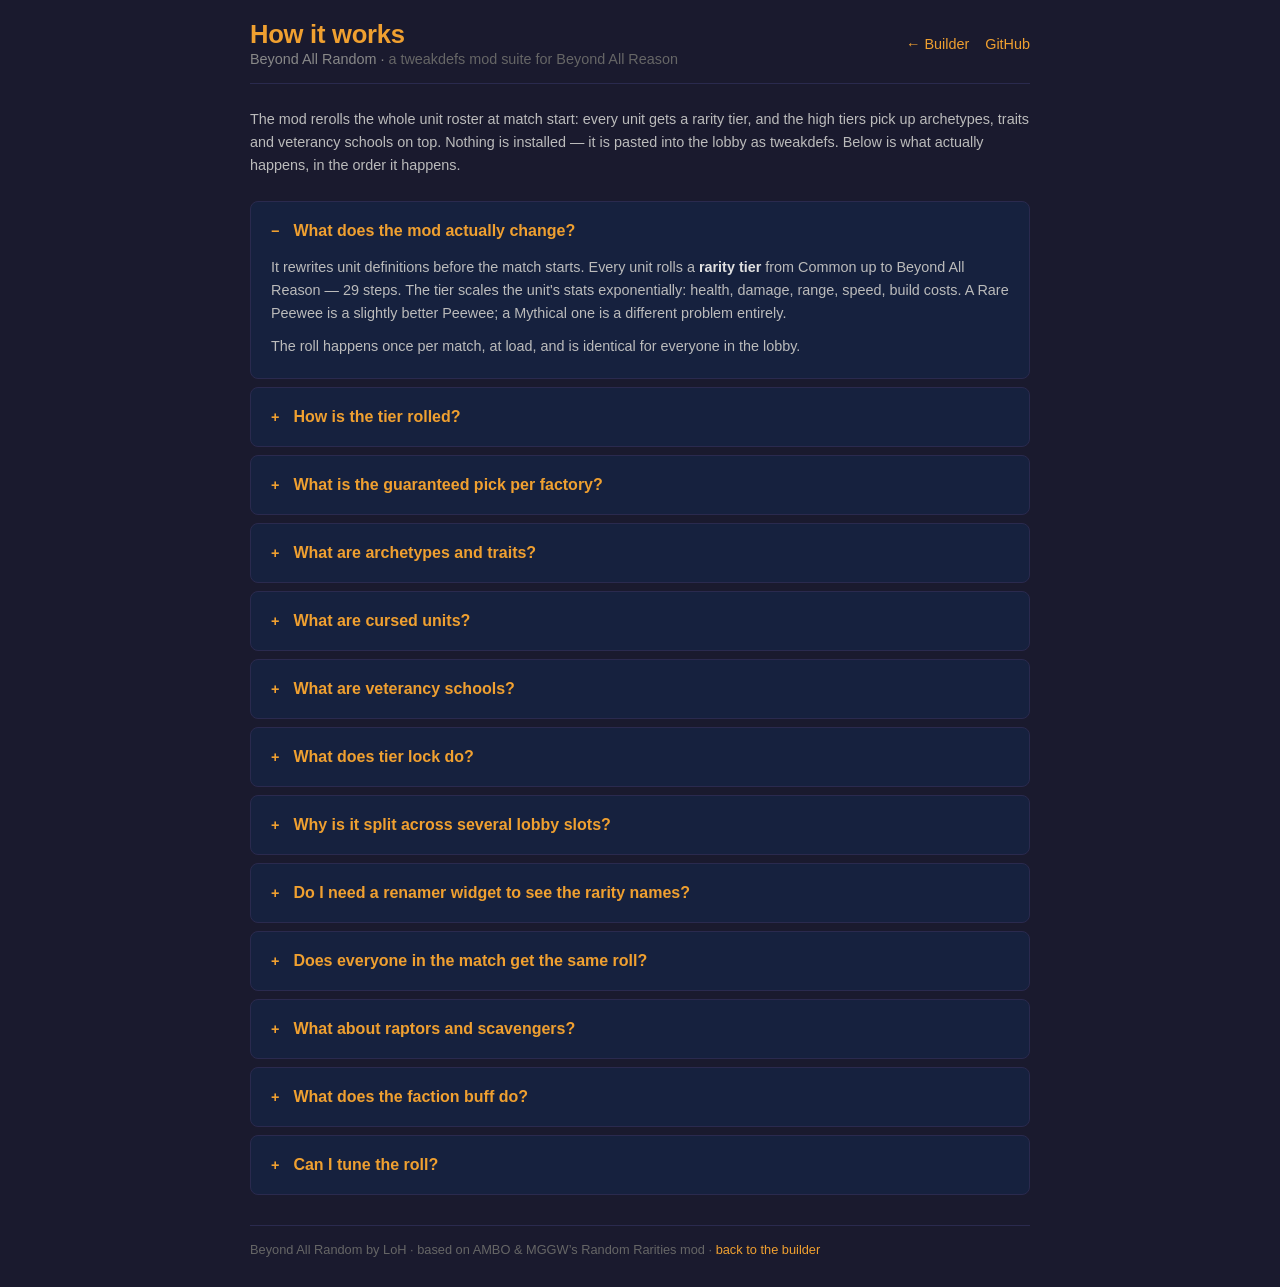
<file: docs/how-it-works.html>
<!DOCTYPE html>
<html lang="en">
<head>
<meta charset="utf-8">
<meta name="viewport" content="width=device-width, initial-scale=1">
<title>Beyond All Random — how it works</title>
<link rel="stylesheet" href="css/tokens.css">
<link rel="stylesheet" href="css/app.css">
</head>
<body>
<div class="wrap narrow">

  <header class="topbar">
    <div>
      <div class="title-row">
        <h1>How it works</h1>
      </div>
      <div class="tagline">
        Beyond All Random &middot;
        <span class="credit">a tweakdefs mod suite for Beyond All Reason</span>
      </div>
    </div>
    <nav class="topnav">
      <a href="index.html">&larr; Builder</a>
      <a href="https://github.com/bazilio91/beyond-all-random" target="_blank" rel="noopener">GitHub</a>
    </nav>
  </header>

  <p class="lede">
    The mod rerolls the whole unit roster at match start: every unit gets a rarity tier, and the
    high tiers pick up archetypes, traits and veterancy schools on top. Nothing is installed —
    it is pasted into the lobby as tweakdefs. Below is what actually happens, in the order it
    happens.
  </p>

  <div class="faq">

    <details class="q" open>
      <summary>What does the mod actually change?</summary>
      <div class="a">
        <p>It rewrites unit definitions before the match starts. Every unit rolls a <strong>rarity
        tier</strong> from Common up to Beyond All Reason — 29 steps. The tier scales the unit's
        stats exponentially: health, damage, range, speed, build costs. A Rare Peewee is a slightly
        better Peewee; a Mythical one is a different problem entirely.</p>
        <p>The roll happens once per match, at load, and is identical for everyone in the lobby.</p>
      </div>
    </details>

    <details class="q">
      <summary>How is the tier rolled?</summary>
      <div class="a">
        <p>Every unit starts at Common and keeps escalating one tier at a time while a coin flip
        keeps coming up heads. That coin is the <strong>rarity chance</strong> slider — at the
        default 0.75, three quarters of the rolls climb another step, so the distribution is
        geometric: lots of low tiers, a long thin tail of absurd ones.</p>
        <p>Because it is a chain of independent flips, raising the slider does not shift the curve
        evenly — it fattens the tail. The <em>expected roll spread</em> bar in the builder computes
        the real distribution for whatever you have dialled in.</p>
      </div>
    </details>

    <details class="q">
      <summary>What is the guaranteed pick per factory?</summary>
      <div class="a">
        <p>Left alone, a geometric roll can leave a whole faction with nothing exciting. So before
        the general roll, the mod walks every factory in the live build tree — including the
        underwater, hover and amphibious ones — picks one combat unit it can build, and rolls that
        unit with the escalation <em>starting</em> at the <strong>min factory rarity</strong>
        (Mythical by default) instead of at Common.</p>
        <p>Those units are also exempt from the curse roll. Whatever lab you open, something in it
        is worth building.</p>
      </div>
    </details>

    <details class="q">
      <summary>What are archetypes and traits?</summary>
      <div class="a">
        <p>From rarity 5 up, an armed unit also draws an <strong>archetype</strong> that bends its
        scaling: Glass Cannon, Tank, Sniper or Brawler for mobiles, Fortress, Watchtower or
        Suppressor for turrets. A Tank archetype trades speed for health; a Glass Cannon does the
        opposite.</p>
        <p>On top of that it can roll a <strong>trait</strong> from its archetype's own pool —
        Phantom cloaks while stationary, Juggernaut adds 60% health for a third of the speed,
        Siren replaces damage with brutal knockback. Passive buildings roll from category pools
        instead: mexes, energy, wind/tidal, converters, radar, sonar, jammers, storage.</p>
      </div>
    </details>

    <details class="q">
      <summary>What are cursed units?</summary>
      <div class="a">
        <p>A slice of combat units — 20% by default — roll cursed instead of rare. They come out
        weaker across the board but considerably cheaper, and they are marked
        <code>[Cursed Mk.N]</code> in-game. Set the curse chance to 0 to switch them off.</p>
      </div>
    </details>

    <details class="q">
      <summary>What are veterancy schools?</summary>
      <div class="a">
        <p>Beyond All Reason already gives units experience, and experience already improves health
        and rate of fire. The only per-unit dial a tweakdef owns is the <code>power</code> tag,
        which is the divisor in the experience formula — so schools are built on it:</p>
        <ul>
          <li><strong>Prodigy</strong> learns about twelve times faster and snowballs if it survives.</li>
          <li><strong>Bloodthirsty</strong> is fragile but grows fast on kills.</li>
          <li><strong>Ascendant</strong> evolves into a costlier unit from the same lab once it has
          earned enough experience.</li>
          <li><strong>Trophy</strong> never veterans and hands the killer a pile of experience,
          but starts far tougher.</li>
          <li><strong>Conscript</strong> is cheap fodder that learns nothing.</li>
          <li><strong>Mentor</strong> is for labs and constructors: the builder banks the experience
          of everything it built and stamps half of it on the next unit off the line.</li>
        </ul>
      </div>
    </details>

    <details class="q">
      <summary>What does tier lock do?</summary>
      <div class="a">
        <p>It rolls one random tech tier — T1, T2 or T3 — at load and locks the buildable combat
        roster to it. Economy and utility stay available at every tier, so the game is still
        playable: only combat units, labs and defensive turrets get capped.</p>
        <p>On a T2 roll commanders can build T2 labs directly at T1 cost; on T3 they build gantries
        at T1 bot lab cost and gantries get T2 constructors appended so the economy is reachable.
        It is optional and lives in its own lobby slot.</p>
      </div>
    </details>

    <details class="q">
      <summary>Why is it split across several lobby slots?</summary>
      <div class="a">
        <p>Each <code>!bset tweakdefs</code> slot accepts at most 16,384 characters, and the mod is
        bigger than that. It is split by scope:</p>
        <ul>
          <li><code>tweakdefs</code> — combat units, armed buildings, constructors.</li>
          <li><code>tweakdefs1</code> — passive buildings plus the veterancy schools.</li>
          <li><code>tweakdefs2</code> — the optional faction buff.</li>
          <li><code>tweakdefs3</code> — the optional tier lock.</li>
        </ul>
        <p>All slots run in the same Lua state, in slot order, so the later ones can read what the
        earlier ones decided. The builder shows a live character budget per slot; if a payload goes
        over, it will not fit in the lobby field.</p>
      </div>
    </details>

    <details class="q" id="widget">
      <summary>Do I need a renamer widget to see the rarity names?</summary>
      <div class="a">
        <p>No. The mod writes the new names into each unit's <code>customparams</code>
        (<code>i18n_en_humanname</code> / <code>i18n_en_tooltip</code>) and BAR's built-in
        <strong>Tweakdefs Custom Unit Names</strong> widget, which is on by default, applies them. You see
        <code>[Mythical Marksman Sniper]</code> on the unit with nothing to install.</p>
        <p>The old <strong>Tweakdefs Bridge</strong> is not needed any more and no longer works: current BAR
        stops user widgets from reading <code>infolog.txt</code>, which is where it got its data. If you
        installed it, you can delete it from <code>data/LuaUI/Widgets/</code>. If names do not show, check
        that <em>Tweakdefs Custom Unit Names</em> is enabled in Settings &rarr; Custom.</p>
      </div>
    </details>

    <details class="q">
      <summary>Does everyone in the match get the same roll?</summary>
      <div class="a">
        <p>Yes. The tweakdefs string is part of the lobby setup, so every client loads the same code
        and the random rolls resolve identically on each machine. There is no per-player advantage,
        and no desync — the definitions are decided before the match starts and never change during
        it.</p>
      </div>
    </details>

    <details class="q">
      <summary>What about raptors and scavengers?</summary>
      <div class="a">
        <p>PvE rosters are left alone: raptors, critters and the scavenger-named structures are
        skipped, so their build trees and stats are exactly what the PvE mode expects.</p>
        <p>One caveat that cannot be fixed from a tweakdef: the <code>&lt;unit&gt;_scav</code>
        mirrors are generated by the game <em>after</em> tweakdefs run, so a scav copy inherits
        whatever its player-side original rolled.</p>
      </div>
    </details>

    <details class="q">
      <summary>What does the faction buff do?</summary>
      <div class="a">
        <p>It multiplies one faction's health, speed, damage, range, area of effect and shields by a
        flat factor, and divides reload by it. It does not touch the rarity rolls at all — it is
        there for players against a boosted AI, or for deliberately lopsided matches.</p>
      </div>
    </details>

    <details class="q">
      <summary>Can I tune the roll?</summary>
      <div class="a">
        <p>That is what the builder is for. Start from a preset — Classic is the shipped balance,
        Tame is closer to vanilla, Chaos pushes absurd tiers everywhere, Trait hunt keeps tiers rare
        but makes traits near-certain — then move anything you like. Per-faction floors and ceilings
        clamp the roll for one faction only, which is the usual way to build a tougher AI opponent.</p>
        <p>Payloads rebuild as you type, so the character budget on the right always reflects what
        you are about to paste.</p>
      </div>
    </details>

  </div>

  <footer class="page">
    Beyond All Random by LoH &middot; based on AMBO &amp; MGGW&rsquo;s Random Rarities mod &middot;
    <a href="index.html">back to the builder</a>
  </footer>

</div>

<script>
  // A deep link like how-it-works.html#widget lands on a collapsed <details>;
  // open it so the answer is there instead of one more click away.
  (function () {
    function openTarget() {
      var el = location.hash && document.getElementById(location.hash.slice(1));
      if (!el || el.tagName !== 'DETAILS') return;
      el.open = true;
      // opening changes the layout under us, so scroll on the next frame
      requestAnimationFrame(function () { el.scrollIntoView({ block: 'start' }); });
    }
    openTarget();
    addEventListener('hashchange', openTarget);
  })();
</script>
</body>
</html>
</file>
<file: docs/css/tokens.css>
/* Design tokens — generated from the Beyond All Random design system.
   Source: claude.ai design project, tokens/{colors,rarity,typography,spacing,shape}.css
   Values are verbatim; edit them there first so the two stay in sync. */

/* Beyond All Random — web builder palette (docs/css/style.css) */
:root{
  /* Raw surfaces — dark navy stack */
  --bg-deep:#1a1a2e;
  --surface-1:#16213e;
  --surface-2:#0f3460;
  --surface-hover:#1a2a4e;
  --surface-tree:#111827;
  --surface-terminal:#111;

  /* Borders */
  --border-subtle:#2a2a4e;
  --border:#333;
  --border-mid:#444;
  --border-muted:#666;

  /* Accent — amber */
  --accent:#f0a030;
  --accent-hover:#e09020;
  --accent-on:#1a1a2e;

  /* Text ramp */
  --text-1:#e0e0e0;
  --text-2:#cccccc;
  --text-3:#bbbbbb;
  --text-4:#aaaaaa;
  --text-5:#999999;
  --text-muted:#888888;
  --text-faint:#666666;
  --text-faintest:#555555;

  /* Semantic */
  --ok:#4caf50;
  --warn:#ff9800;
  --danger:#f44336;
  --success-bg:#2e7d32;
  --terminal-green:#00ff00;

  /* Tree taxonomy colors */
  --tree-branch:#60a5fa;
  --tree-arch:#f0a030;
  --tree-cat:#34d399;

  /* Semantic aliases */
  --page-bg:var(--bg-deep);
  --text-body:var(--text-3);
  --text-heading:var(--accent);
  --text-label:var(--text-4);
  --text-strong:var(--text-1);
  --surface-card:var(--surface-1);
  --surface-panel:var(--surface-2);
  --surface-code:var(--surface-2);
  --border-card:var(--border-subtle);
  --border-control:var(--border-mid);
  --focus-ring:var(--accent);
}


/* 28-tier rarity scale. Colors come from rarityColor() in widget_random_stats_viewer.lua
   (Spring color escapes \255\R\G\B converted to hex). Each color covers a band of tiers. */
:root{
  --rarity-cursed:#b43c3c;   /* negative index — Cursed Mk.N */
  --rarity-common:#969696;   /* tier 0        — Common */
  --rarity-low:#ffffff;      /* tiers 1–2     — Uncommon, Rare */
  --rarity-mid:#1ec81e;      /* tiers 3–4     — Exceptional, Epic */
  --rarity-high:#1e78ff;     /* tiers 5–6     — Exotic, Legendary */
  --rarity-epic:#c832ff;     /* tiers 7–10    — Mythical … Eternal */
  --rarity-mythic:#ffa501;   /* tiers 11–15   — Supreme … Absurd */
  --rarity-divine:#ffd701;   /* tiers 16–20   — Godlike … Dope */
  --rarity-absurd:#ff5050;   /* tiers 21–25   — Admin … Beyond */
  --rarity-beyond:#ff32c8;   /* tiers 26–28   — MGGW, AMBO, Beyond All Reason */
}


/* No webfonts ship with the source: the builder uses the OS UI stack, monospace for output. */
:root{
  --font-sans:-apple-system,BlinkMacSystemFont,'Segoe UI',Roboto,sans-serif;
  --font-mono:monospace;

  /* Source declares sizes in em against a 16px root. */
  --fs-h1:2em;        /* 32px — page title */
  --fs-h2:1.2em;      /* 19.2px — section heading */
  --fs-h3:1em;        /* 16px — sub-heading */
  --fs-body:0.9em;    /* 14.4px — body copy */
  --fs-ui:0.95em;     /* 15.2px — buttons, inputs, tabs */
  --fs-btn-lg:1.05em; /* 16.8px — primary action */
  --fs-small:0.85em;  /* 13.6px — tables, code, previews */
  --fs-micro:0.82em;  /* 13.1px — param descriptions, inline labels */
  --fs-meta:0.8em;    /* 12.8px — badges, credits, output text */
  --fs-pct:1.3em;     /* 20.8px — big percentage readout */

  --lh-tight:1.5; /* @kind other */
  --lh-body:1.6; /* @kind other */

  --fw-bold:bold; /* @kind font */

  /* Aliases */
  --type-display:var(--fw-bold) var(--fs-h1)/1.2 var(--font-sans);
  --type-body:var(--fs-body)/var(--lh-body) var(--font-sans);
  --type-code:var(--fs-small)/var(--lh-tight) var(--font-mono);
}


/* Spacing values used verbatim in docs/css/style.css — no 4/8px grid snapping. */
:root{
  --sp-1:2px;
  --sp-2:4px;
  --sp-3:5px;
  --sp-4:6px;
  --sp-5:8px;
  --sp-6:10px;
  --sp-7:12px;
  --sp-8:14px;
  --sp-9:16px;
  --sp-10:18px;
  --sp-11:20px;
  --sp-12:24px;
  --sp-13:30px;

  --page-pad:20px;
  --page-pad-mobile:10px;
  --panel-pad:24px;
  --panel-pad-mobile:16px;
  --card-pad:20px 24px;
  --container-max:720px;
}


/* Radii, borders, transitions. Flat surfaces — the source uses no box-shadows at all. */
:root{
  --r-xs:3px;   /* inline code */
  --r-sm:4px;   /* number inputs, terminal blocks */
  --r-md:6px;   /* buttons, tabs, tree panel */
  --r-lg:8px;   /* cards, panels */
  --r-pill:12px;/* version badge */

  --bw-hair:1px;
  --bw-thick:2px; /* faction toggle buttons */

  --shadow-none:none;

  --dur:0.15s; /* @kind other */
  --ease:linear; /* @kind other */
  --transition-control:background var(--dur),color var(--dur);
  --transition-all:all var(--dur);
}
</file>
<file: docs/css/app.css>
/* Beyond All Random — builder.
   Component styles ported from the design system's React prototype
   (ui_kits/web_builder/RedesignApp.jsx + components/*). Every value is a token
   from tokens.css; nothing here invents a colour or a spacing step. */

*{ box-sizing: border-box; margin: 0; padding: 0; }

body {
  font-family: var(--font-sans);
  background: var(--bg-deep);
  color: var(--text-1);
  min-height: 100vh;
  padding: var(--sp-11) 0 var(--sp-13);
}

a { color: var(--accent); text-decoration: none; }
a:hover { color: var(--accent-hover); text-decoration: underline; }

.wrap { max-width: 1180px; margin: 0 auto; padding: 0 var(--sp-11); }

/* ---- top bar ------------------------------------------------------------ */

.topbar {
  display: flex;
  align-items: center;
  gap: var(--sp-9);
  flex-wrap: wrap;
  padding-bottom: var(--sp-9);
  margin-bottom: var(--sp-12);
  border-bottom: var(--bw-hair) solid var(--border-subtle);
}
.topbar h1 {
  font-size: 1.6em;
  color: var(--accent);
  letter-spacing: -0.01em;
}
.title-row { display: flex; align-items: baseline; gap: var(--sp-6); }
.tagline { color: var(--text-muted); font-size: var(--fs-body); margin-top: var(--sp-1); }
.tagline .credit { color: var(--text-faint); }
.topnav { margin-left: auto; display: flex; gap: var(--sp-9); font-size: var(--fs-body); }

.version-badge {
  background: var(--surface-2);
  color: var(--accent);
  font-size: var(--fs-meta);
  font-weight: var(--fw-bold);
  padding: var(--sp-1) var(--sp-6);
  border-radius: var(--r-pill);
  border: var(--bw-hair) solid var(--accent);
}

/* ---- segmented control -------------------------------------------------- */

.segmented {
  display: flex;
  flex-wrap: wrap;
  gap: var(--sp-1);
  background: var(--surface-2);
  padding: var(--sp-1);
  border-radius: var(--r-md);
}
.segmented button {
  flex: 1 1 auto;
  min-width: 0;
  padding: 9px var(--sp-7);
  cursor: pointer;
  border: none;
  border-radius: var(--r-sm);
  font-family: var(--font-sans);
  font-size: var(--fs-ui);
  background: transparent;
  color: var(--text-4);
  transition: var(--transition-control);
}
.segmented button:hover { color: var(--text-2); }
.segmented button.on {
  background: var(--surface-hover);
  color: var(--accent);
  font-weight: var(--fw-bold);
}
.mode-switch { max-width: 640px; margin-bottom: var(--sp-12); }

/* ---- layout ------------------------------------------------------------- */

.builder {
  display: grid;
  grid-template-columns: minmax(0, 1fr) 360px;
  gap: var(--sp-12);
  align-items: start;
}
.column { display: flex; flex-direction: column; gap: var(--sp-9); }
/* the step cards and the output blocks are injected as plain siblings, so the
   stacks that hold them carry the rhythm instead of per-card margins */
#controls,
#output { display: flex; flex-direction: column; gap: var(--sp-9); }
#output:empty { display: none; }
.rail {
  position: sticky;
  top: var(--sp-11);
  display: flex;
  flex-direction: column;
  gap: var(--sp-9);
}

/* ---- cards -------------------------------------------------------------- */

.card,
.step-card {
  background: var(--surface-1);
  border: var(--bw-hair) solid var(--border-subtle);
  border-radius: var(--r-lg);
  padding: var(--sp-11);
}
.step-head {
  display: flex;
  align-items: baseline;
  gap: var(--sp-5);
  color: var(--accent);
  font-size: var(--fs-h3);
  font-weight: var(--fw-bold);
  margin-bottom: var(--sp-7);
}
.step-num {
  font-family: var(--font-mono);
  font-size: var(--fs-meta);
  color: var(--accent-on);
  background: var(--accent);
  border-radius: var(--r-xs);
  padding: 1px var(--sp-4);
}
.step-hint {
  margin-left: auto;
  color: var(--text-faint);
  font-size: var(--fs-meta);
  font-weight: normal;
}
.note {
  color: var(--text-5);
  font-size: var(--fs-micro);
  line-height: var(--lh-tight);
  margin-top: var(--sp-6);
}

/* ---- presets ------------------------------------------------------------ */

/* the prototype hid each preset's hint in a title attribute; showing it inline
   means the four options can be compared without hunting for tooltips */
.presets { display: grid; grid-template-columns: repeat(auto-fit, minmax(150px, 1fr)); gap: var(--sp-5); }
.presets button {
  display: flex;
  flex-direction: column;
  gap: var(--sp-1);
  text-align: left;
  padding: var(--sp-6) var(--sp-7);
  cursor: pointer;
  border-radius: var(--r-md);
  border: var(--bw-hair) solid var(--border-mid);
  background: var(--surface-2);
  color: var(--text-4);
  font-family: var(--font-sans);
  font-size: var(--fs-micro);
  transition: var(--transition-control);
}
.presets .preset-name { font-size: var(--fs-body); font-weight: var(--fw-bold); }
.presets .preset-hint { color: var(--text-faint); line-height: var(--lh-tight); }
.presets button.on .preset-hint { color: var(--text-5); }
.presets button:hover { background: var(--surface-hover); border-color: var(--border-muted); color: var(--text-2); }
.presets button.on { border-color: var(--accent); background: var(--surface-hover); color: var(--accent); }

/* ---- fields ------------------------------------------------------------- */

/* two columns like the prototype, never three — five fields read as 2+2+1 */
.field-grid {
  display: grid;
  grid-template-columns: repeat(2, minmax(0, 1fr));
  gap: var(--sp-11) var(--sp-12);
}
.field-label {
  display: flex;
  align-items: baseline;
  gap: var(--sp-5);
  margin-bottom: var(--sp-2);
}
.field-label strong { color: var(--text-1); font-size: var(--fs-body); font-weight: var(--fw-bold); }
.field-value {
  margin-left: auto;
  font-family: var(--font-mono);
  font-size: var(--fs-small);
  color: var(--accent);
}
.field-desc {
  color: var(--text-5);
  font-size: var(--fs-micro);
  line-height: var(--lh-tight);
  margin-top: var(--sp-2);
}
.slider-row { display: flex; align-items: center; gap: var(--sp-7); }
.slider-row input[type="range"] {
  flex: 1;
  min-width: 0;
  accent-color: var(--accent);
  height: var(--sp-4);
  /* the design wants a 6px track; padding keeps the grab area finger-sized
     without changing how it looks */
  padding: var(--sp-3) 0;
  background-clip: content-box;
  cursor: pointer;
}
.slider-row input[type="number"],
.num {
  width: 70px;
  padding: var(--sp-2) var(--sp-4);
  background: var(--surface-1);
  border: var(--bw-hair) solid var(--border-mid);
  color: var(--text-1);
  border-radius: var(--r-sm);
  font-size: var(--fs-ui);
  text-align: center;
  font-family: var(--font-mono);
}
.num:focus,
.slider-row input:focus { outline: var(--bw-hair) solid var(--focus-ring); }

/* ---- faction clamps ----------------------------------------------------- */

.clamp-grid { display: grid; grid-template-columns: repeat(3, 1fr); gap: var(--sp-5); }
.clamp {
  background: var(--surface-2);
  border-radius: var(--r-md);
  padding: var(--sp-6);
  display: flex;
  flex-wrap: wrap;
  align-items: center;
  gap: var(--sp-5);
}
.clamp .faction { color: var(--accent); font-weight: var(--fw-bold); font-size: var(--fs-body); width: 100%; }
.clamp label { color: var(--text-4); font-size: var(--fs-micro); display: flex; align-items: center; gap: var(--sp-2); }
.clamp .num { width: 56px; }

/* ---- toggle group (faction pick) ---------------------------------------- */

.toggles { display: flex; gap: var(--sp-5); flex-wrap: wrap; }
.toggles button {
  flex: 1;
  min-width: 110px;
  padding: var(--sp-6) var(--sp-7);
  cursor: pointer;
  border-radius: var(--r-md);
  border: var(--bw-thick) solid var(--border-mid);
  background: var(--surface-2);
  color: var(--text-4);
  font-family: var(--font-sans);
  font-size: var(--fs-ui);
  transition: var(--transition-control);
}
.toggles button.on { border-color: var(--accent); color: var(--accent); background: var(--surface-hover); }

.pct-row { display: flex; align-items: baseline; gap: var(--sp-7); margin: var(--sp-11) 0 var(--sp-7); }
.pct { font-size: var(--fs-pct); color: var(--accent); font-weight: var(--fw-bold); }
.pct-note { color: var(--text-5); font-size: var(--fs-micro); }

/* ---- buttons ------------------------------------------------------------ */

.btn {
  display: block;
  width: 100%;
  padding: var(--sp-7) var(--sp-11);
  border: none;
  border-radius: var(--r-md);
  cursor: pointer;
  font-family: var(--font-sans);
  font-size: var(--fs-btn-lg);
  font-weight: var(--fw-bold);
  background: var(--accent);
  color: var(--accent-on);
  transition: var(--transition-control);
}
.btn:hover { background: var(--accent-hover); }
.btn-copy {
  margin-top: var(--sp-5);
  background: var(--surface-2);
  color: var(--text-1);
  font-size: var(--fs-ui);
  font-weight: normal;
  border: var(--bw-hair) solid var(--border-mid);
}
.btn-copy:hover { background: var(--surface-hover); }
.btn-copy.copied { background: var(--success-bg); color: var(--text-1); border-color: var(--success-bg); }

/* ---- rail --------------------------------------------------------------- */

.rail-title {
  color: var(--text-4);
  font-size: var(--fs-micro);
  text-transform: uppercase;
  letter-spacing: 0.08em;
  margin-bottom: var(--sp-6);
}
.rail-hint {
  color: var(--text-faint);
  font-size: var(--fs-micro);
  margin-top: var(--sp-6);
  line-height: var(--lh-tight);
}
.paste-order { color: var(--text-5); font-size: var(--fs-micro); line-height: var(--lh-body); }
.paste-order .head { color: var(--text-2); font-size: var(--fs-body); margin-bottom: var(--sp-2); }
.paste-order .tail { margin-top: var(--sp-6); color: var(--text-faint); }

/* ---- distribution bar --------------------------------------------------- */

.dist-bar {
  display: flex;
  height: var(--sp-8);
  border-radius: var(--r-xs);
  overflow: hidden;
  border: var(--bw-hair) solid var(--border);
}
.dist-legend {
  display: grid;
  grid-template-columns: repeat(2, 1fr);
  gap: var(--sp-1) var(--sp-9);
  margin-top: var(--sp-5);
}
.dist-legend div { display: flex; align-items: center; gap: var(--sp-4); font-size: var(--fs-micro); min-width: 0; }
.dist-legend .swatch { width: var(--sp-5); height: var(--sp-5); flex: none; }
/* band names vary in length; keep every row one line so the percentages stay
   in a column instead of drifting with the wrap */
.dist-legend .label { overflow: hidden; text-overflow: ellipsis; white-space: nowrap; }
.dist-legend .pct { margin-left: auto; font-family: var(--font-mono); color: var(--text-5); font-size: var(--fs-micro); font-weight: normal; }

/* ---- budget meters ------------------------------------------------------ */

.meter { margin-bottom: var(--sp-6); }
.meter .row { display: flex; justify-content: space-between; font-size: var(--fs-micro); margin-bottom: var(--sp-1); }
.meter .row span:first-child { color: var(--text-4); }
.meter .count { font-family: var(--font-mono); }
.meter .track { height: var(--sp-2); background: var(--surface-2); border-radius: var(--sp-1); overflow: hidden; }
.meter .fill { height: 100%; }
.ok { color: var(--ok); }
.warn { color: var(--warn); }
.danger { color: var(--danger); }
.fill-ok { background: var(--ok); }
.fill-warn { background: var(--warn); }
.fill-danger { background: var(--danger); }

/* ---- output ------------------------------------------------------------- */

.out-head {
  display: flex;
  align-items: baseline;
  gap: var(--sp-6);
  margin-bottom: var(--sp-6);
  flex-wrap: wrap;
}
.out-head strong { color: var(--accent); font-size: var(--fs-body); }
.out-head .count { margin-left: auto; font-family: var(--font-mono); font-size: var(--fs-micro); }
.out-area,
.terminal {
  width: 100%;
  background: var(--surface-terminal);
  color: var(--terminal-green);
  border: var(--bw-hair) solid var(--border);
  border-radius: var(--r-sm);
  padding: var(--sp-6);
  font-family: var(--font-mono);
  font-size: var(--fs-meta);
  word-break: break-all;
}
.out-area { height: 92px; resize: vertical; }
.terminal { line-height: var(--lh-body); }

code, .inline-code {
  background: var(--surface-code);
  padding: 1px var(--sp-3);
  border-radius: var(--r-xs);
  font-size: var(--fs-body);
  color: var(--accent);
  font-family: var(--font-mono);
}

/* ---- collapsible -------------------------------------------------------- */

.collapsible > button {
  display: flex;
  align-items: center;
  gap: var(--sp-5);
  width: 100%;
  background: transparent;
  border: none;
  cursor: pointer;
  padding: 0;
  color: var(--accent);
  font-family: var(--font-sans);
  font-size: var(--fs-h2);
  font-weight: var(--fw-bold);
  text-align: left;
}
.collapsible .sign { font-size: var(--fs-body); width: 1em; flex: none; }
.collapsible .meta { margin-left: auto; color: var(--text-faint); font-size: var(--fs-meta); font-weight: normal; }
.collapsible .body {
  margin-top: var(--sp-9);
  display: flex;
  flex-direction: column;
  gap: var(--sp-11);
}
/* flex items default to min-width:auto, which lets the widest table push the
   whole page sideways instead of scrolling inside its own box */
.collapsible .body > * { min-width: 0; }
.collapsible .body[hidden] { display: none; }

/* ---- reference ---------------------------------------------------------- */

.ref-switch { max-width: 620px; }

/* checkbox rows (mirror toggle, welcome message options) */
.check-row { display: flex; gap: var(--sp-11); flex-wrap: wrap; align-items: center; }
.check-row label {
  display: flex;
  gap: var(--sp-5);
  align-items: center;
  color: var(--text-5);
  font-size: var(--fs-micro);
  line-height: var(--lh-tight);
  cursor: pointer;
}
.check-row input { accent-color: var(--accent); }
.sub-label { color: var(--text-4); font-size: var(--fs-micro); margin-bottom: var(--sp-4); }
.ref-panel { color: var(--text-body); font-size: var(--fs-body); line-height: var(--lh-body); }
.ref-panel h3 { color: var(--text-3); font-size: var(--fs-h3); margin: var(--sp-11) 0 var(--sp-5); }
.ref-panel h3:first-child { margin-top: 0; }
.ref-panel p { margin-bottom: var(--sp-5); }
.ref-panel ol, .ref-panel ul { margin: 0 0 var(--sp-5) var(--sp-11); }
.ref-panel li { margin-bottom: var(--sp-3); }

/* trait tables are the widest thing on the page; let them scroll inside the
   card instead of pushing the layout wide */
.table-scroll { overflow-x: auto; min-width: 0; }
table.traits { width: 100%; min-width: 460px; border-collapse: collapse; font-size: var(--fs-small); }
table.traits th, table.traits td {
  text-align: left;
  padding: var(--sp-4) var(--sp-5);
  border-bottom: var(--bw-hair) solid var(--border-subtle);
  vertical-align: top;
}
table.traits th { color: var(--text-4); font-weight: normal; }
table.traits td:first-child { color: var(--accent); white-space: nowrap; }
table.traits td:nth-child(2) { color: var(--text-5); }

.tree {
  font-family: var(--font-mono);
  font-size: var(--fs-small);
  line-height: var(--lh-body);
  overflow-x: auto;
}
.tree .branch { color: var(--tree-branch); }
.tree .arch { color: var(--tree-arch); }
.tree .cat { color: var(--tree-cat); }
.tree .stats { color: var(--text-5); }
.tree .trait { color: var(--text-3); }
.tree .effect { color: var(--text-faint); }
.tree .row { white-space: pre-wrap; }

/* ---- FAQ page ----------------------------------------------------------- */

.wrap.narrow { max-width: 820px; }
.lede {
  color: var(--text-body);
  font-size: var(--fs-body);
  line-height: var(--lh-body);
  margin-bottom: var(--sp-12);
}
.faq { display: flex; flex-direction: column; gap: var(--sp-5); }
details.q {
  background: var(--surface-1);
  border: var(--bw-hair) solid var(--border-subtle);
  border-radius: var(--r-lg);
  padding: var(--sp-11);
}
details.q > summary {
  display: flex;
  align-items: baseline;
  gap: var(--sp-5);
  cursor: pointer;
  list-style: none;
  color: var(--accent);
  font-size: var(--fs-h3);
  font-weight: var(--fw-bold);
}
details.q > summary::-webkit-details-marker { display: none; }
/* sans, not mono: the monospace fallback has no U+2212 and drops a tofu box */
details.q > summary::before {
  content: '+';
  font-size: var(--fs-body);
  color: var(--accent);
  width: 1em;
  flex: none;
}
details.q[open] > summary::before { content: "\2212"; }
details.q > summary:hover { color: var(--accent-hover); }
details.q .a {
  margin-top: var(--sp-9);
  color: var(--text-body);
  font-size: var(--fs-body);
  line-height: var(--lh-body);
}
details.q .a p { margin-bottom: var(--sp-6); }
details.q .a p:last-child { margin-bottom: 0; }
details.q .a ul { margin: 0 0 var(--sp-6) var(--sp-11); }
details.q .a li { margin-bottom: var(--sp-3); }
details.q .a strong { color: var(--text-1); }
.downloads {
  display: flex;
  flex-wrap: wrap;
  align-items: baseline;
  gap: var(--sp-4) var(--sp-6);
  padding: var(--sp-6) 0;
}
.downloads a {
  background: var(--surface-2);
  border: var(--bw-hair) solid var(--border-mid);
  border-radius: var(--r-md);
  padding: var(--sp-4) var(--sp-7);
  font-size: var(--fs-micro);
}
.downloads a:hover { background: var(--surface-hover); border-color: var(--accent); text-decoration: none; }
.downloads .req { color: var(--text-faint); font-size: var(--fs-meta); margin-right: var(--sp-6); }

/* ---- footer ------------------------------------------------------------- */

footer.page {
  margin-top: var(--sp-13);
  padding-top: var(--sp-9);
  border-top: var(--bw-hair) solid var(--border-subtle);
  color: var(--text-faint);
  font-size: var(--fs-meta);
}

/* ---- responsive --------------------------------------------------------- */

@media (max-width: 1080px) {
  .builder { grid-template-columns: minmax(0, 1fr); }
  .rail { position: static; }
}
@media (max-width: 760px) {
  body { padding: var(--sp-6) 0; }
  .wrap { padding: 0 var(--page-pad-mobile); }
  .field-grid, .clamp-grid, .dist-legend { grid-template-columns: 1fr; }
  .card, .step-card { padding: var(--panel-pad-mobile); }
  .topnav { margin-left: 0; }
}
</file>
